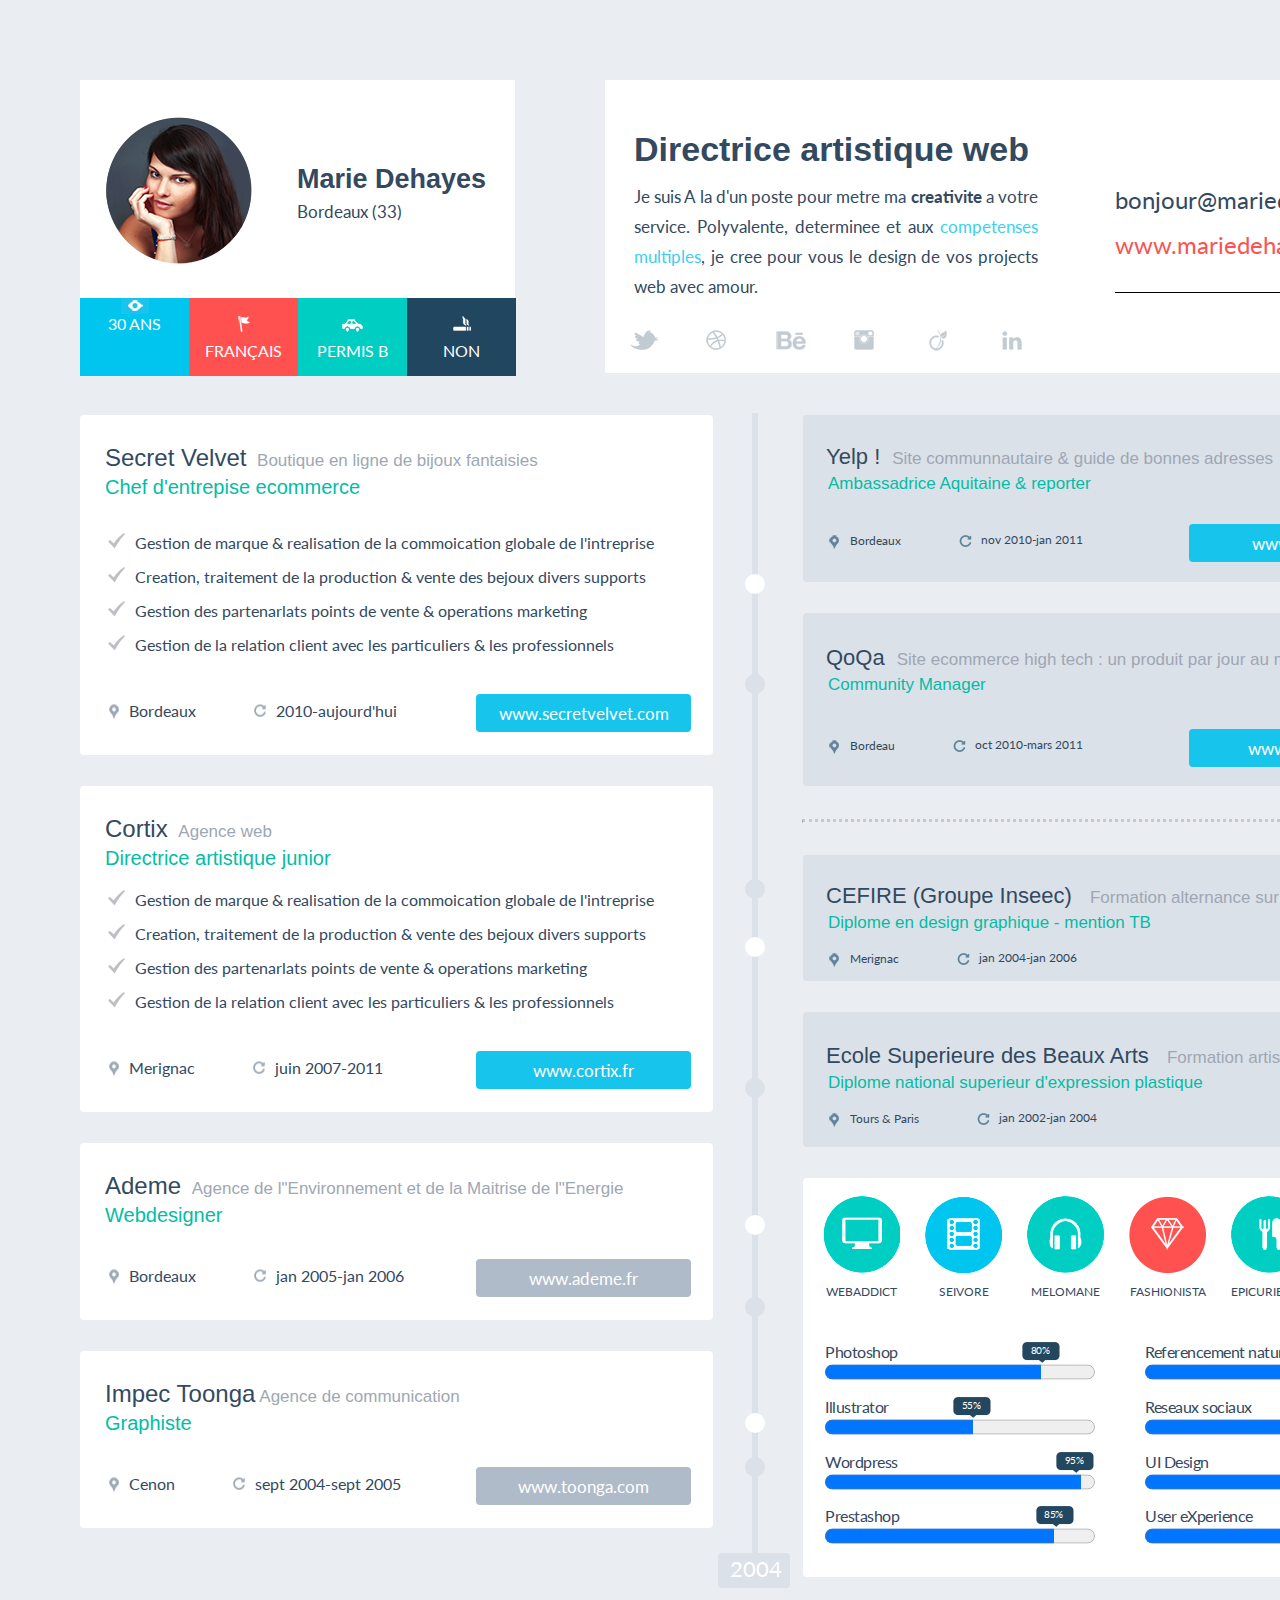
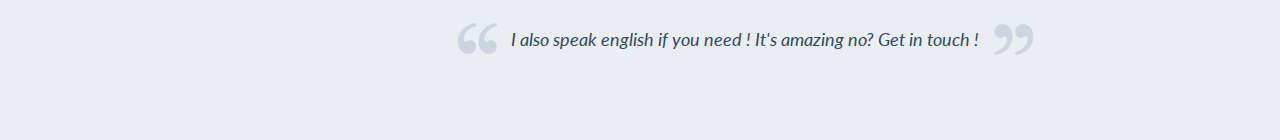
<file: Hello/index.html>
﻿<!DOCTYPE html>
<html>
<head>
    <meta charset="utf-8">
    <meta http-equiv="X-UA-Compatible" content="IE=edge">
    <title>Homepage</title>
    <meta name="viewport" content="width=device-width, initial-scale=1">
    <link rel="stylesheet" type="text/css" media="screen" href="style/main.css">   
    <link href="https://fonts.googleapis.com/css2?family=Lato&family=Signika&family=Signika+Negative&display=swap" rel="stylesheet">
</head>
<body>
    <div class="header">
        <div class="profile">        
            <img class="avatar" src="style/images/avatar.png" alt="Avatar" />
            <div class="profile_textBlock">
                <h1>Marie Dehayes</h1>
                <p>Bordeaux (33)</p>       
            </div>
            <div class="lowerProfileBlock">
                <div class="sign ageSign">
                    <img class="ageSignImg" alt="Age" src="style/images/sign_age.png"/>
                    <span class="ageSignText">30 ans</span>
                </div>        
                    <div class="sign langSign">
                    <img class="ageSignImg" alt="Language" src="style/images/sign_language.png"/>
                    <span class="ageSignText">français</span>
                </div>
                <div class="sign driveLicSign">
                    <img class="ageSignImg" alt="License" src="style/images/sign_Lic.png"/>
                    <span class="ageSignText">permis b</span>
                </div>
                <div class="sign noSmokingSign">
                    <img class="ageSignImg" alt="No smoking" src="style/images/sign_smoke.png"/>
                    <span class="ageSignText">non</span>
                </div>
            </div>
        </div>
        <div class="currentEmployment">
            <div class="currentEmployment_text">
                <h1>Directrice artistique web</h1>
                <p>Je suis A la d'un poste pour metre ma
                    <strong>creativite</strong> a votre service. Polyvalente, determinee 
                    et aux <a href="#">competenses multiples</a>, je cree pour vous le 
                    design de vos projects web avec amour.</p>
            
                <div class="socialLinks">
                    <img src="style/images/1-pikt.png"/>
                    <img src="style/images/2-pikt.png"/>
                    <img src="style/images/3-pikt.png"/>
                    <img src="style/images/4-pikt.png"/>
                    <img src="style/images/5-pikt.png"/>
                    <img src="style/images/6-pikt.png"/>
                </div>
            </div>
            <div class="currentEmployment_contacts">
                <span class="email">bonjour@mariedehayes.com</span>
                <span class="web">www.mariedehayes.com</span>
                <span class="border"> </span>
            </div>    
        </div>
    </div>
    <div class="main">
        <div class="leftColumn">
            <div class="columnBlock">
                <div class="content1">
                    <h1>Secret Velvet <span class="substring">Boutique en ligne de bijoux fantaisies</span></h1>
                    <h2>Chef d'entrepise ecommerce</h2>
                    <ul class="keyFeatures">
                        <li class="keyFeature">
                            <img src="style/images/check.png"/>
                            <span>Gestion de marque & realisation de la commoication globale de l'intreprise</span>
                        </li>
                        <li class="keyFeature">
                            <img src="style/images/check.png"/>
                            <span>Creation, traitement de la production & vente des bejoux divers supports</span>
                        </li>
                        <li class="keyFeature">
                            <img src="style/images/check.png"/>
                            <span>Gestion des partenarlats points de vente & operations marketing</span>
                        </li>
                        <li class="keyFeature">
                            <img src="style/images/check.png"/>
                            <span>Gestion de la relation client avec les particuliers & les professionnels</span>
                        </li>
                    </ul>
                    <div class="blockFooter">
                        <div class="employmentTown">
                            <img src="style/images/point.png"/>
                            <span>Bordeaux</span>
                        </div>
                        <div class="employmentDate">
                            <img src="style/images/arrow.png"/>
                            <span>2010-aujourd'hui</span>
                        </div>
                        <button class="blockButton">www.secretvelvet.com</button>
                    </div>
                </div>    
            </div>
            <div class="columnBlock">
                <div class="content2">
                    <h1>Cortix <span class="substring">Agence web</span></h1>
                    <h2>Directrice artistique junior</h2>
                    <ul class="keyFeatures">
                        <li class="keyFeature">
                            <img src="style/images/check.png"/>
                            <span>Gestion de marque & realisation de la commoication globale de l'intreprise</span>
                        </li>
                        <li class="keyFeature">
                            <img src="style/images/check.png"/>
                            <span>Creation, traitement de la production & vente des bejoux divers supports</span>
                        </li>
                        <li class="keyFeature">
                            <img src="style/images/check.png"/>
                            <span>Gestion des partenarlats points de vente & operations marketing</span>
                        </li>
                        <li class="keyFeature">
                            <img src="style/images/check.png"/>
                            <span>Gestion de la relation client avec les particuliers & les professionnels</span>
                        </li>
                    </ul>
                    <div class="blockFooter">
                        <div class="employmentTown">
                            <img src="style/images/point.png"/>
                            <span>Merignac</span>
                        </div>
                        <div class="employmentDate">
                            <img src="style/images/arrow.png"/>
                            <span>juin 2007-2011</span>
                        </div>
                        <button class="blockButton">www.cortix.fr</button>
                    </div>
                </div>    
            </div>
            <div class="columnBlock">
                <div class="content3">
                    <h1>Ademe <span class="substring">Agence de l"Environnement et de la Maitrise de l"Energie</span></h1>
                    <h2>Webdesigner</h2>
                    <ul class="keyFeatures">                        
                    </ul>
                    <div class="blockFooter">
                        <div class="employmentTown">
                            <img src="style/images/point.png"/>
                            <span>Bordeaux</span>
                        </div>
                        <div class="employmentDate">
                            <img src="style/images/arrow.png"/>
                            <span>jan 2005-jan 2006</span>
                        </div>
                        <button class="blockButton">www.ademe.fr</button>
                    </div>
                </div>    
            </div>
            <div class="columnBlock">
                <div class="content4">
                    <h1>Impec Toonga<span class="substring">Agence de communication</span></h1>
                    <h2>Graphiste</h2>
                    <ul class="keyFeatures">                        
                    </ul>
                    <div class="blockFooter">
                        <div class="employmentTown">
                            <img src="style/images/point.png"/>
                            <span>Cenon</span>
                        </div>
                        <div class="employmentDate">
                            <img src="style/images/arrow.png"/>
                            <span>sept 2004-sept 2005</span>
                        </div>
                        <button class="blockButton">www.toonga.com</button>
                    </div>
                </div>    
            </div>
        </div>
        <div class="divisor timeline">
            <!-- <img src="style/images/central line.png"/> -->
            <div class="column"></div>
            <div class="yearBox">
                <span>2004</span>
            </div>
            <div class="lightDot dot1"></div>
            <div class="lightDot dot2"></div>
            <div class="lightDot dot3"></div>
            <div class="lightDot dot4"></div>
            <div class="darkDot dot5"></div>
            <div class="darkDot dot6"></div>
            <div class="darkDot dot7"></div>
            <div class="darkDot dot8"></div>
            <div class="darkDot dot9"></div>
        </div>
        <div class="rightColumn">
            <div class="columnBlock">
                <div class="content5">
                    <h1>Yelp !<span class="substring">Site communnautaire & guide de bonnes adresses</span></h1>
                    <h2>Ambassadrice Aquitaine & reporter</h2>
                    <ul class="keyFeatures">                        
                    </ul>
                    <div class="blockFooter">
                        <div class="employmentTown">
                            <img src="style/images/point_gray.png"/>
                            <span>Bordeaux</span>
                        </div>
                        <div class="employmentDate">
                            <img src="style/images/arrow_gray.png"/>
                            <span>nov 2010-jan 2011</span>
                        </div>
                        <button class="blockButton">www.yelp.fr</button>
                    </div>
                </div>    
            </div>
            <div class="columnBlock">
                <div class="content6">
                    <h1>QoQa<span class="substring">Site ecommerce high tech : un produit par jour au meilleur prix!</span></h1>
                    <h2>Community Manager</h2>
                    <ul class="keyFeatures">                        
                    </ul>
                    <div class="blockFooter">
                        <div class="employmentTown">
                            <img src="style/images/point_gray.png"/>
                            <span>Bordeau</span>
                        </div>
                        <div class="employmentDate">
                            <img src="style/images/arrow_gray.png"/>
                            <span>oct 2010-mars 2011</span>
                        </div>
                        <button class="blockButton">www.qoqa.fr</button>
                    </div>
                </div>
            </div>            
            <hr>
            <div class="columnBlock">
                <div class="content7">
                    <h1>CEFIRE (Groupe Inseec) <span class="substring">Formation alternance sur deux annees</span></h1>
                    <h2>Diplome en design graphique - mention TB</h2>
                    <ul class="keyFeatures"></ul>
                    <div class="blockFooter">
                        <div class="employmentTown">
                            <img src="style/images/point_gray.png"/>
                            <span>Merignac</span>
                        </div>
                        <div class="employmentDate">
                            <img src="style/images/arrow_gray.png"/>
                            <span>jan 2004-jan 2006</span>
                        </div>
                        <div class="rating">
                            <img src="style/images/star1.png"/>
                            <img src="style/images/star1.png"/>
                            <img src="style/images/star1.png"/>
                            <img src="style/images/star1.png"/>
                            <img src="style/images/star1-2.png"/>
                        </div>
                    </div>
                </div>    
            </div> 
            <div class="columnBlock">
                <div class="content8">
                    <h1>Ecole Superieure des Beaux Arts <span class="substring">Formation artistique</span></h1>
                    <h2>Diplome national superieur d'expression plastique</h2>
                    <ul class="keyFeatures"></ul>
                    <div class="blockFooter">
                        <div class="employmentTown">
                            <img src="style/images/point_gray.png"/>
                            <span>Tours & Paris</span>
                        </div>
                        <div class="employmentDate">
                            <img src="style/images/arrow_gray.png"/>
                            <span>jan 2002-jan 2004</span>
                        </div>
                        <div class="rating">
                            <img src="style/images/star1.png"/>
                            <img src="style/images/star1.png"/>
                            <img src="style/images/star1-2.png"/>
                            <img src="style/images/star0.png"/>
                            <img src="style/images/star0.png"/>
                        </div>
                    </div>
                </div>    
            </div>
            <div class="statsBlock">
                <div class="hobbies">
                    <div class="hobbie webaddict">
                        <img src="style/images/webbadict.png"/>
                        <span>WEBADDICT</span>
                    </div>
                    <div class="hobbie serivore">
                        <img src="style/images/serivore.png"/>
                        <span>SEIVORE</span>
                    </div>
                    <div class="hobbie melomane">
                        <img src="style/images/melomane.png"/>
                        <span>MELOMANE</span>
                    </div>
                    <div class="hobbie fashionista">
                        <img src="style/images/fashionista.png"/>
                        <span>FASHIONISTA</span>
                    </div>
                    <div class="hobbie epicurienne">
                        <img src="style/images/epicur.png"/>
                        <span>EPICURIENNE</span>
                    </div>
                    <div class="hobbie voyageuse">
                        <img src="style/images/voyage.png"/>
                        <span>VOYAGEUSE</span>
                    </div>
                </div>            
                <div class="progressbars">
                    <div class="progressbars pbLeft">
                        <div class="progressbar photoshop">
                            <div class="progressbarDescription">
                                <span>Photoshop</span>
                                <div class="cloud">
                                    <span>80%</span>
                                    <img src="style/images/dark blue point.png"/>
                                </div>
                            </div>
                            <progress value="80" max="100" class="photoshop"></progress>
                        </div>
                        <div class="progressbar illustrator">
                            <div class="progressbarDescription">
                                <span>Illustrator</span>
                                <div class="cloud">
                                    <span>55%</span>
                                    <img src="style/images/dark blue point.png"/>
                                </div>
                            </div>
                            <progress value="55" max="100" class="illustrator"></progress>
                        </div>
                        <div class="progressbar wordpress">
                            <div class="progressbarDescription">
                                <span>Wordpress</span>
                                <div class="cloud">
                                    <span>95%</span>
                                    <img src="style/images/dark blue point.png"/>
                                </div>
                            </div>
                            <progress value="95" max="100" class="wordpress"></progress>
                        </div>
                        <div class="progressbar prestashop">
                            <div class="progressbarDescription">
                                <span>Prestashop</span>
                                <div class="cloud">
                                    <span>85%</span>
                                    <img src="style/images/dark blue point.png"/>
                                </div>
                            </div>
                            <progress value="85" max="100" class="prestashop"></progress>
                        </div>
                    </div>
                    <div class="progressbars pbRight">
                        <div class="progressbar naturelle">
                            <div class="progressbarDescription">
                                <span>Referencement naturelle</span>
                                <div class="cloud">
                                    <span>60%</span>
                                    <img src="style/images/dark blue point.png"/>
                                </div>
                            </div>
                            <progress value="70" max="100" class="naturelle"></progress>
                        </div>
                        <div class="progressbar sociaux">
                            <div class="progressbarDescription">
                                <span>Reseaux sociaux</span>
                                <div class="cloud">
                                    <span>75%</span>
                                    <img src="style/images/dark blue point.png"/>
                                </div>
                            </div>
                            <progress value="77" max="100" class="sociaux"></progress>
                        </div>
                        <div class="progressbar UI">
                            <div class="progressbarDescription">
                                <span>UI Design</span>
                                <div class="cloud">
                                    <span>55%</span>
                                    <img src="style/images/dark blue point.png"/>
                                </div>
                            </div>
                            <progress value="60" max="100" class="UI"></progress>
                        </div>
                        <div class="progressbar UX">
                            <div class="progressbarDescription">
                                <span>User eXperience</span>
                                <div class="cloud">
                                    <span>60%</span>
                                    <img src="style/images/dark blue point.png"/>
                                </div>
                            </div>
                            <progress value="70" max="100" class="UX"></progress>
                        </div>

                    </div>
                </div> 
            </div>
        </div>
    </div>    
    <div class="footer">
        <img src="style/images/left.png"/>
        <span>I also speak english if you need ! It's amazing no? Get in touch !</span>
        <img src="style/images/right.png"/>
    </div>
</body>
</html>
</file>
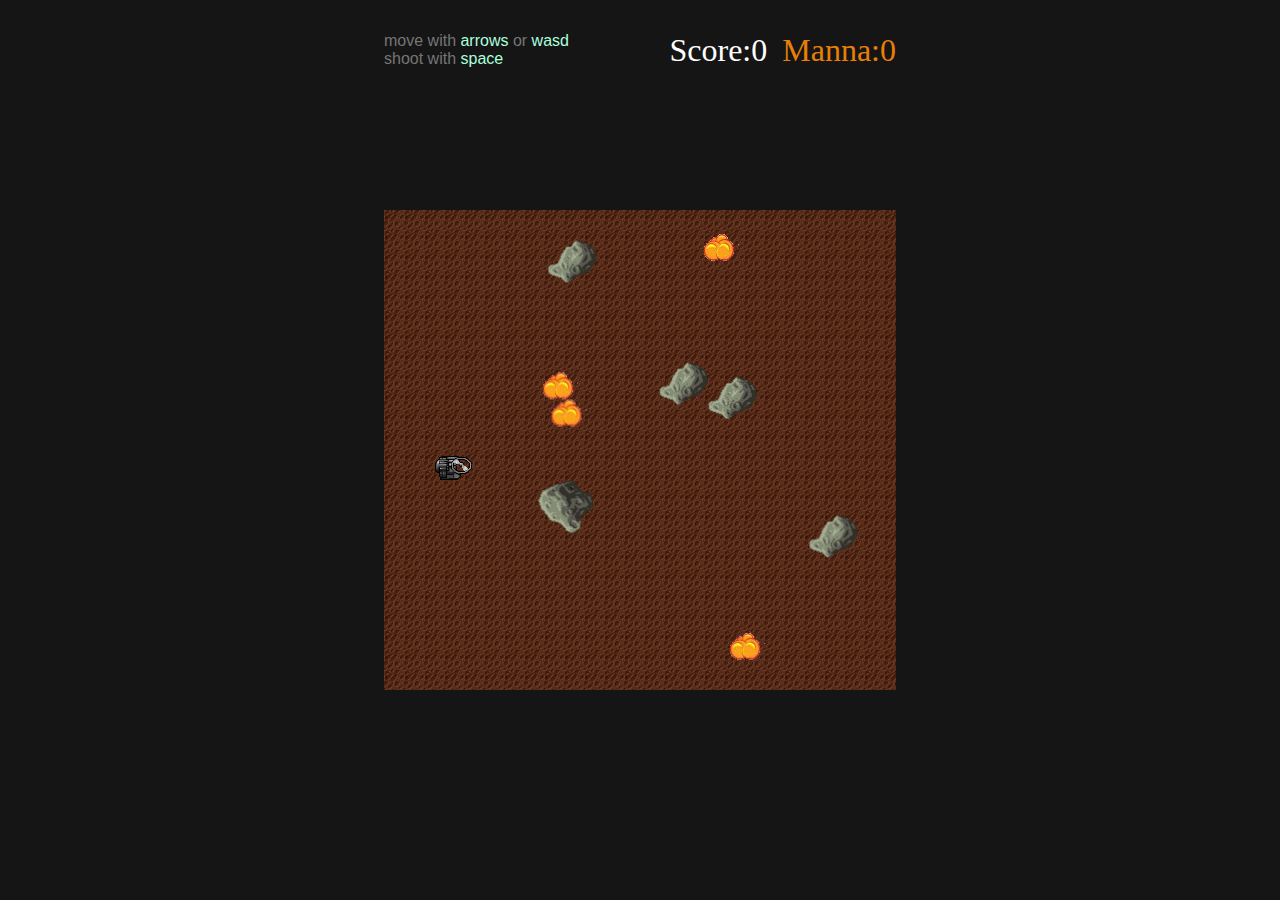
<file: SpaceAssault/index.html>
<!DOCTYPE html>
<html>
  <head>
    <meta charset="utf-8">

    <title></title>
    <meta name="description" content="">
    <meta name="viewport" content="width=device-width">

    <link rel="stylesheet" href="css/app.css">
  </head>
  <body>
    <div id="game-over-overlay">
    </div>

    <div id="game-over">
      <h1>GAME OVER</h1>
      <button id="play-again">Play Again</button>
    </div>

    <div class="wrapper">
      <div id="instructions">
        <div>
          move with <span class="key">arrows</span> or <span class="key">wasd</span>
        </div>
        <div>
          shoot with <span class="key">space</span>
        </div>
      </div>

      <div class="stats">
        <span class="score">Score:</span>
        <div id="score"></div>
        <span class="manna">Manna:</span>
        <div id="manna"></div>  
      </div>
      
    </div>

    <script type="text/javascript" src="js/resources.js"></script>
    <script type="text/javascript" src="js/input.js"></script>
    <script type="text/javascript" src="js/sprite.js"></script>
    <script type="text/javascript" src="js/app.js"></script>
  </body>
</html>
</file>
<file: Hello/style/main.css>
@import url('https://fonts.googleapis.com/css2?family=Lato&family=Signika&family=Signika+Negative&display=swap');

body{
	background-color: #EAEDF1;
	margin: 0px;
	padding: 80px;
	width: 1511px;
}

h1{
	color: #33495F;
}

p{
	color: #33495F;
}

a{
	color: #33495F;;
}

span{
	color: #33495F;
}

.header{
	display: flex;
	margin-bottom: 39px;	
}

.profile {	
	background-color: white;
	display: flex;
	width: 435px;
	height: 296px;
	flex-wrap: wrap;
	margin-right: 90px;	
}

.profile_textBlock{
	margin-left: 44px;
	margin-top: 66px;	
}

.profile_textBlock h1{
	font-family: Signica, sans-serif;
	font-size: 27px;
	margin-bottom: 6px;	
}

.profile_textBlock p{
	font-family: Lato, sans-serif;
	font-size: 17px;
	margin-top: 0px;
}

.upperProfileBlock{
	display: flex;
}
.lowerProfileBlock{
	display: flex;

}
.avatar{
	width: 149px;
	height: 149px;
	margin-top: 36px;
	margin-left: 24px;
	margin-bottom: 32px;
}

.sign{
	width: 109px;
	height: 78px;
	display: flex;
	flex-direction: column;
	justify-content: flex-start;
	align-items: center;
}

.sign span{
	font-family: Lato, sans-serif;	
	color: white;
	text-transform: uppercase;
	margin-bottom: 7px;
}

.ageSign{
	background-color: #00C5EE;
}

.langSign{
	background-color: #FF5250;
}

.driveLicSign{
	background-color: #00CEC2;
}

.noSmokingSign{
	background-color: #214760;
}

.currentEmployment{
	background-color: white;
	display: flex;	
	width: 820px;
	height: 293px;	
}

.currentEmployment_text{
	position: relative;
	top: 27px;
	left: 29px;
	width: 404px;
}

.currentEmployment_text h1{
	font-family: Signica, sans-serif;
	font-size: 34px;
	margin-bottom: 13px;		
}

.currentEmployment_text p{
	font-family: Lato, sans-serif;
	font-size: 17px;
	text-align: justify;
	line-height: 30px;
	margin-top: 0;
	margin-bottom: 23px;	
}

.currentEmployment_text a{
	text-decoration: none;
	color: #3BD0F0;	
}

.socialLinks{	
	display: flex;
	justify-content: space-between;	
	margin-left: -10px;
	margin-right: 7px;
}

.currentEmployment_contacts{
	display: flex;	
	margin-left: 106px;
	flex-direction: column;
	justify-content: center;
	font-size: 24px;
	line-height: 45px;
	margin-top: 17px;
}

.currentEmployment_contacts .email{
	font-family: Lato, sans-serif;	
}

.currentEmployment_contacts .web{
	font-family: Lato, sans-serif;	
	color: #FA5351;
}

.currentEmployment_contacts .border{
	border-bottom: 1px solid black;
	line-height: 25px;
}

.main{
	display: flex;
	align-content: center;
}

.leftColumn{
	display: flex;
	flex-direction: column;
	justify-content: flex-start;
}

.columnBlock{	
	width: 633px;	
	background-color: white;
	font-family: Lato, sans-serif;
	border-radius: 4px;
	margin-bottom: 31px;	
}

.columnBlock .content1{
	position: relative;
	top: 13px;
	left: 25px;
	margin-bottom: 36px;
	padding-right: 47px;	
}

.columnBlock .content2{
	position: relative;
	top: 13px;
	left: 25px;
	margin-bottom: 36px;
	padding-right: 47px;	
}

.columnBlock .content3{
	position: relative;
	top: 13px;
	left: 25px;
	margin-bottom: 36px;
	padding-right: 47px;	
}

.columnBlock .content4{
	position: relative;
	top: 13px;
	left: 25px;
	margin-bottom: 36px;
	padding-right: 47px;	
}

.columnBlock h1{
	font-family: Signica, sans-serif;
	font-size: 24px;
	font-weight: 100;
	margin-bottom: 0;
}

.columnBlock .substring{
	color: #9EA7B4;
	font-size: 17px;
	margin-left: 4px;
}

.columnBlock h2{
	color: #04BCA6;
	font-size: 20px;
	font-family: Signica, sans-serif;
	margin-top: 4px;
	margin-bottom: 27px;
	font-weight: 100;	
}

.columnBlock .content2 h2{
	margin-bottom: 13px;
}

.columnBlock ul{
	list-style: none;
	margin-left: 3px;
	padding: 0;
	margin-top: 0;	
}

.columnBlock ul span{
	margin-left: 6px;
	line-height: 34px;		
}

.columnBlock .blockFooter{
	display: flex;
	justify-content: flex-start;
	align-items: baseline;
	margin-top: 32px;
}

.columnBlock .blockFooter div{
	margin-right: 56px;
	display: flex;	
}

.columnBlock .blockFooter div img{
	margin-right: 7px;
}

.columnBlock .blockFooter .blockButton{
	background-color: #16C4EC;
	height: 38px;
	width: 215px;
	border-style: none;
	color: white;
	font-size: 17px;
	font-family: Lato, sans-serif;
	padding: 0;	
	border-radius: 4px;
	margin-left: auto;	
}

.columnBlock .content3 .blockFooter .blockButton{
	background-color: #B0BBCA;
}

.columnBlock .content4 .blockFooter .blockButton{
	background-color: #B0BBCA;
}


.timeline .column{
	position: absolute;
	left: 752px;
	top: 413px;
	width: 6px;
	height: 1140px;
	background-color: #DBE1E8;
}

.yearBox{	
	position: absolute;
	height: 35px;
	width: 72px;
	z-index: 500;
	left: 718px;
	top: 1553px;
	background-color: #DBE1E8;
	border-radius: 4px;	
}

.yearBox span{	
	position: absolute;	
	z-index: 1000;
	left: 12px;
	top: 2px;
	color: white;
	font-family: Lato, sans-serif;
	font-size: 22px;
}

.lightDot{
	position: absolute;
	background-color: white;
	height: 20px;
	width: 20px;
	left: 745px;
	border-radius: 10px;
	z-index: 1000;
}

.darkDot{
	position: absolute;
	background-color: #DBE1E8;
	height: 20px;
	width: 20px;
	left: 745px;
	border-radius: 10px;
	z-index: 1000;
}

.dot1{
	top: 574px;	
}

.dot2{
	top: 937px;
}

.dot3{
	top: 1215px;
}

.dot4{
	top: 1413px;
}

.dot5{
	top: 674px;
}

.dot6{
	top: 1078px;
}

.dot7{
	top:1297px;
}

.dot8{
	top: 1457px;
}

.dot9{
	top:879px;
}

.rightColumn{
	display: flex;
	flex-direction: column;
	justify-content: flex-start;
	align-items: center;
	margin-left: 89px;
}

.columnBlock .blockFooter .rating{
	margin-left: auto;
	margin-right: 0;
}

.columnBlock .blockFooter .rating img{
	margin-right: 2px;
}

.rightColumn .columnBlock{
	width: 627px;
	background-color: #DBE1E8;	
}

.columnBlock .content5{	
	margin: 29px auto 20px 23px;
	padding-right: 26px;	
}

.columnBlock .content6{
	margin: 32px auto 19px 23px;
	padding-right: 26px;	
}

.columnBlock .content7{
	margin: 28px auto 13px 23px;
	padding-right: 24px;
}

.columnBlock .content8{
	margin: 31px auto 19px 23px;
	padding-right: 24px;
}

.rightColumn .content5 .blockFooter{
	margin-top: 30px;
}	

.rightColumn .content6 .blockFooter{
	margin-top: 34px;
}

hr{
	border-top: 3px dotted #C2CAD4;	
	width: 627px;
	margin-top: 2px;	
	margin-bottom: 32px;		
}

.rightColumn h1{
	font-size: 22px;
	margin-top: 15px;	
}

.rightColumn h2{
	font-size: 17px;
	margin-left: 2px;	
}

.rightColumn .substring{
	margin-left: 12px;
}

.rightColumn ul{
	margin: 0;
}

.rightColumn .blockFooter{
	font-size: 12px;
	margin-top: 17px;
	font-size: 12px;
}

.rightColumn h2{
	margin-bottom: 0;
}

.statsBlock{
	background-color: white;
	width: 627px;
	border-radius: 4px;
}

.hobbies{
	display: flex;
	justify-content: space-between;	
	margin: 18px 20px 27px;
}

.hobbie{
	display: flex;
	flex-direction: column;
	justify-content: flex-start;
	align-items: center;	
}

.hobbie span{
	margin: 0;
	margin-top: 11px;
	font-family: Lato, sans-serif;
	font-size: 12px;
}

.progressbars{
	display: flex;
	justify-content: flex-start;	
	padding: 8px 11px;
}

.progressbar{
	margin-bottom: 9px;
}

.pbLeft{
	display: flex;
	flex-direction: column;
	margin-right: 28px;
}

.pbRight{
	display: flex;
	flex-direction: column;
}

.progressbarDescription{
	display: flex;
	justify-content: flex-start;
	align-items: flex-start;	
	font-family: Lato, sans-serif;
}

.progressbarDescription span{
	letter-spacing: -0.5px;
	margin: 0;
}

.photoshop .cloud{
	margin-left: 102px;
}

.illustrator .cloud{
	margin-left: 42px;
}

.wordpress .cloud{
	margin-left: 136px;
}

.prestashop .cloud{
	margin-left: 114px;
}

.naturelle .cloud{
	margin-left: -16px;
}

.sociaux .cloud{
	margin-left: 57px;
}

.UI .cloud{
	margin-left: 56px;
}

.UX .cloud{
	margin-left: 38px;
}

.cloud span{
	position: relative;	
	left: 31px;
	top: -9px;	
	color: white;
	font-size: 10px;	
}

progress{
	height: 30px;
	width: 270px;
	margin-top: -9px;
} 

.footer{
	display: flex;
	justify-content: space-around;
	align-items: center;
	margin: 40px 550px 0 370px;
	font-family: Lato, sans-serif;
	font-style: italic;
	font-size: 18px;
}
</file>
<file: SpaceAssault/css/app.css>
html, body {
    margin: 0;
    padding: 0;
    background-color: #151515;
}

canvas {
    display: block;
    margin: auto;

    position: absolute;
    top: 0;
    bottom: 0;
    left: 0;
    right: 0;
}

.wrapper {
    width: 512px;
    margin: 0 auto;
    margin-top: 2em;
}

#instructions {
    float: left;
    font-family: sans-serif;
    color: #757575;
}

.stats {
    float: right;
    display: flex;
}

.score {
    font-size: 2em;
    color: white;
}

#score {
    float: right;
    color: white;
    font-size: 2em;
}

.manna {
    font-size: 2em;
    color: rgb(231, 127, 8);
    margin-left: 15px;
}

#manna {
    float: right;
    color: rgb(231, 127, 8);
    font-size: 2em;
}

.key {
    color: #aaffdd;
}

#game-over, #game-over-overlay {
    margin: auto;
    width: 512px;
    height: 480px;
    position: absolute;
    top: 0;
    left: 0;
    right: 0;
    bottom: 0;
    z-index: 1;
    display: none;
}

#game-over-overlay {
    background-color: black;
    opacity: .5;
}

#game-over {
    height: 200px;
    text-align: center;
    color: white;
}

#game-over h1 {
    font-size: 3em;
    font-family: sans-serif;
}

#game-over button {
    font-size: 1.5em;
}
</file>
